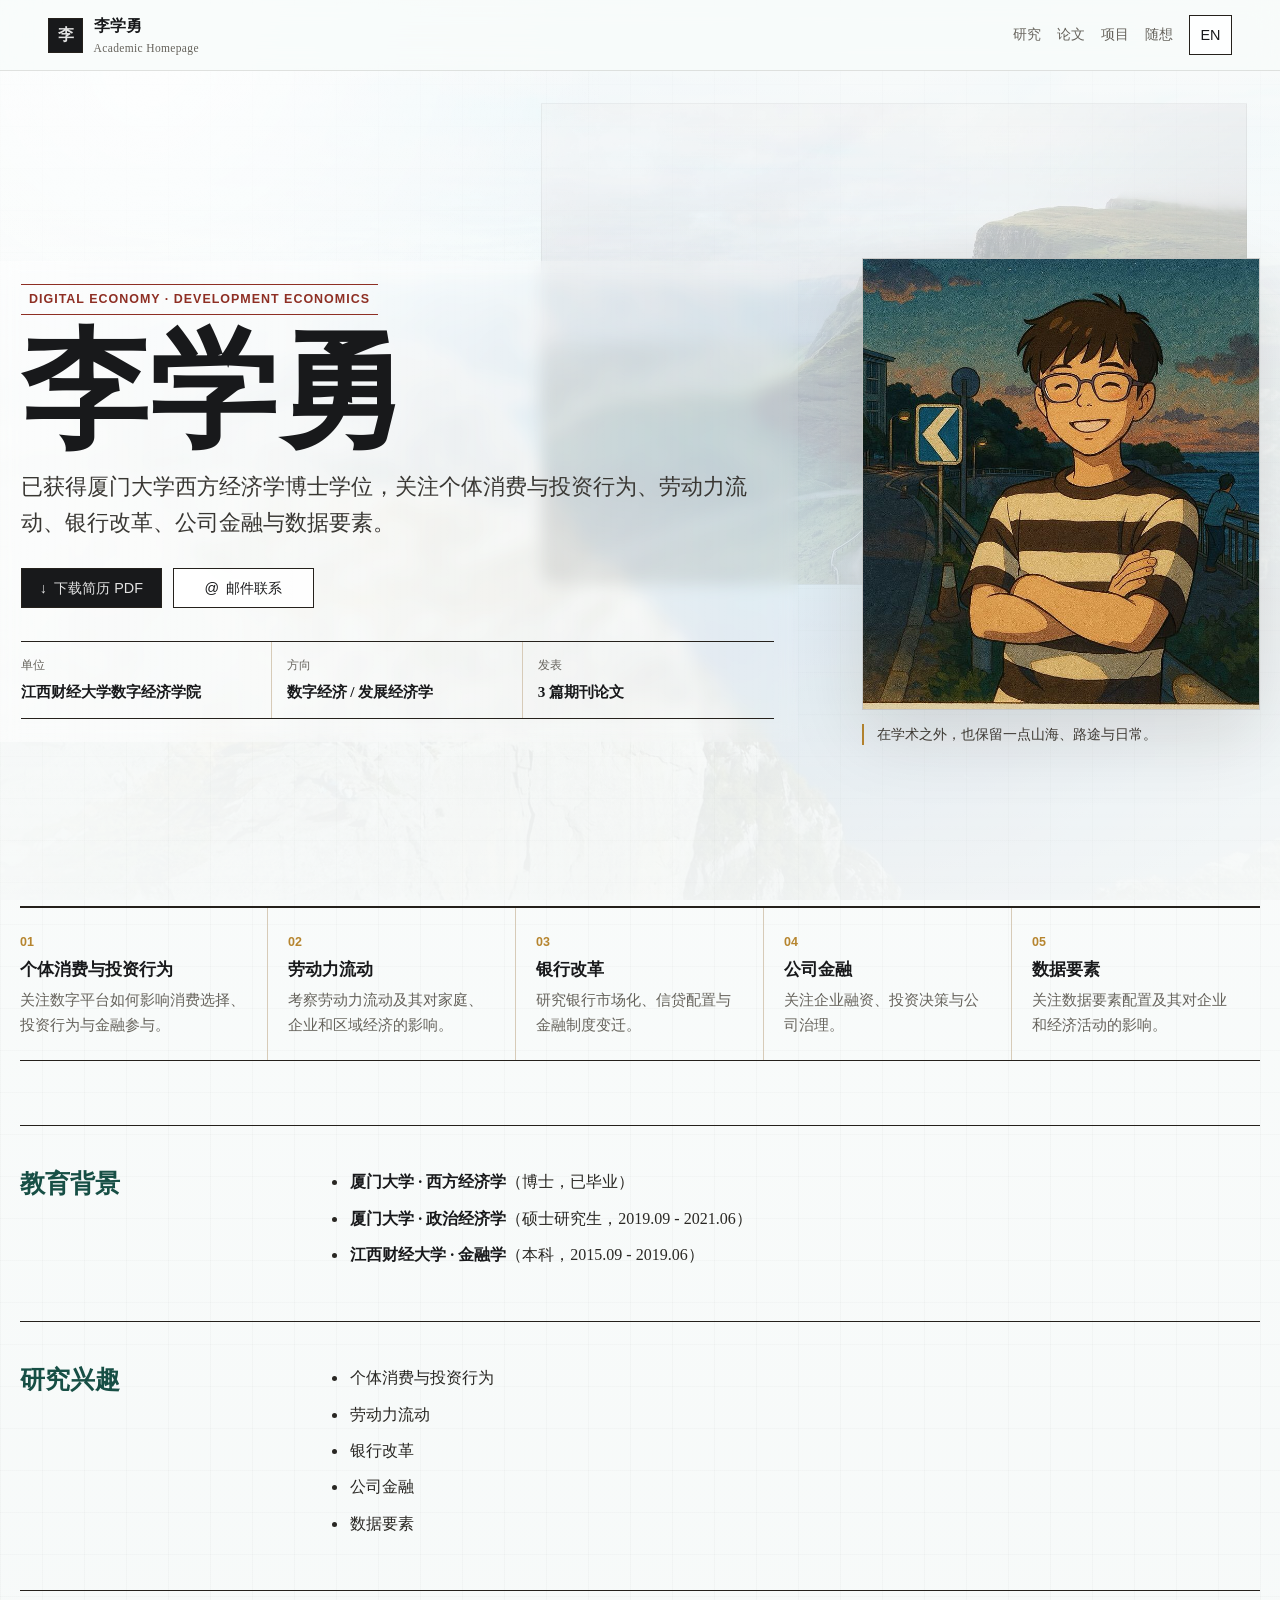
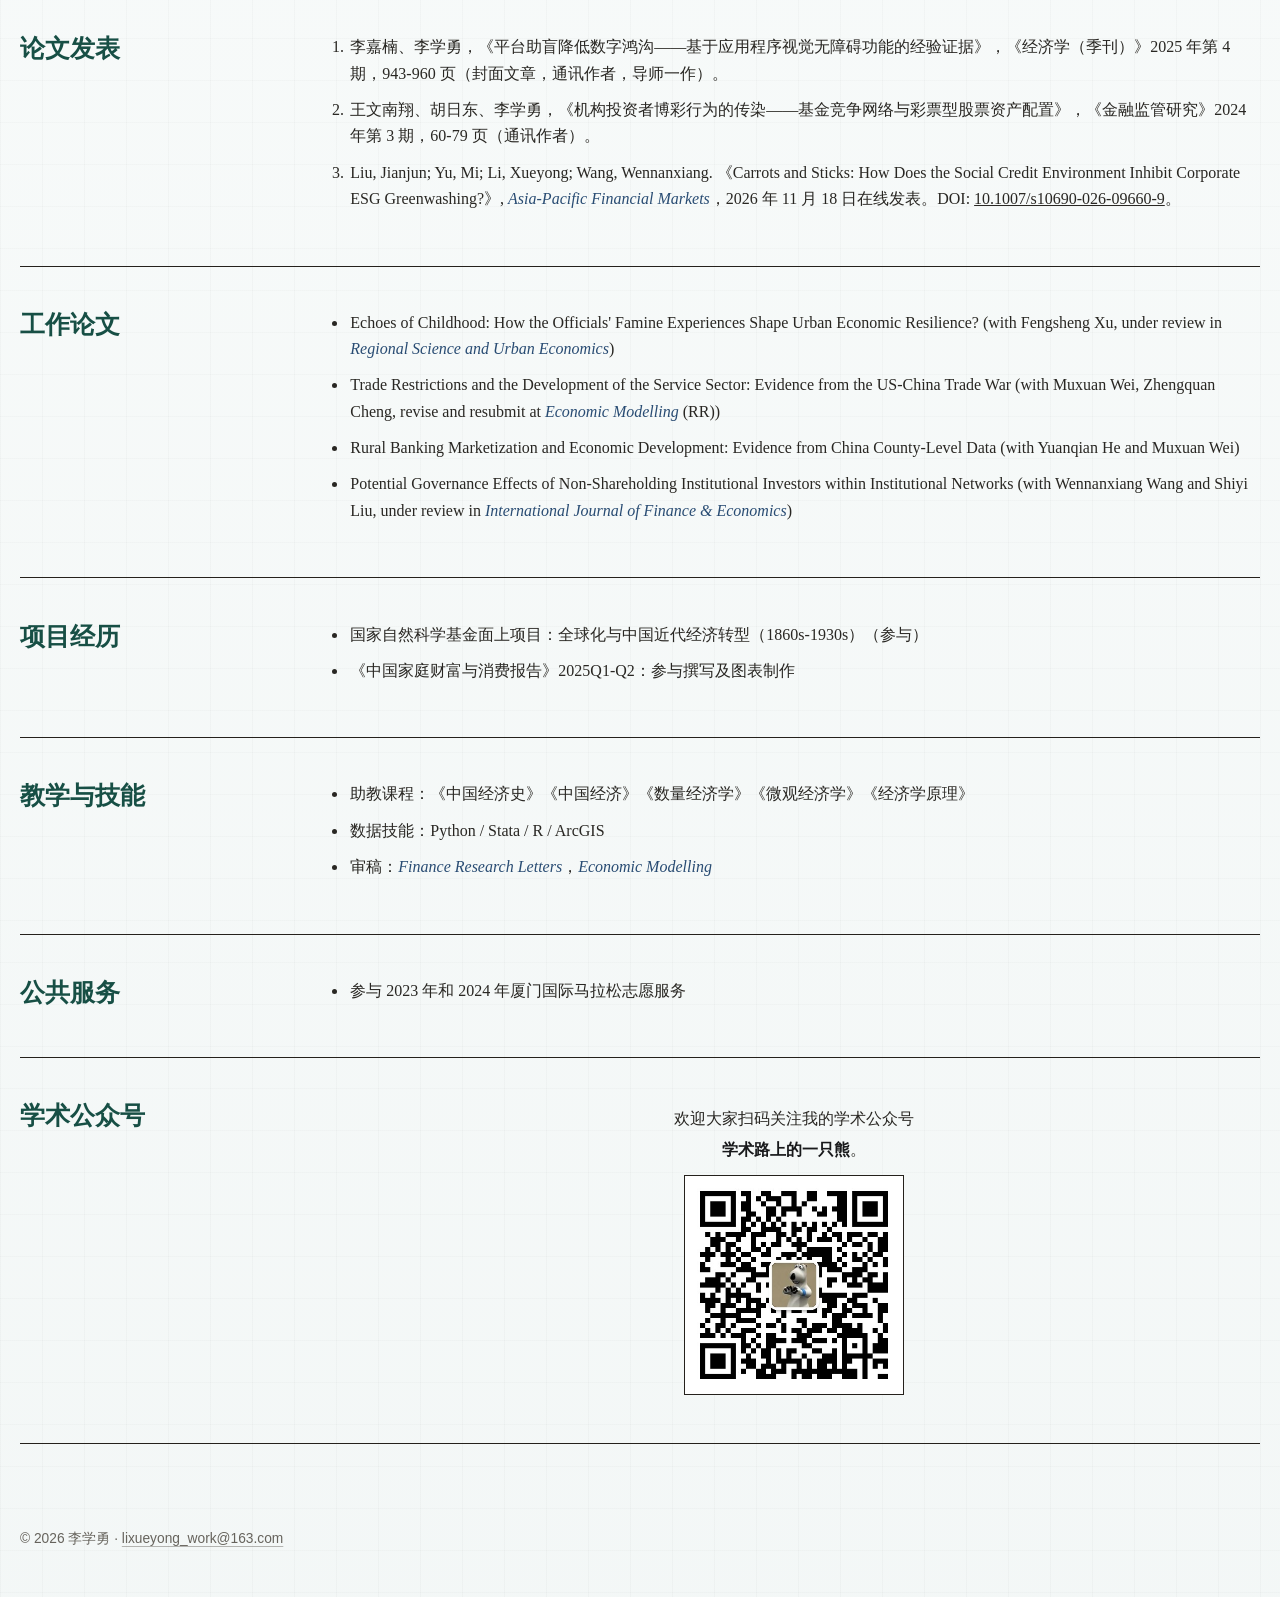
<file: index.html>
<!doctype html>
<html lang="zh-CN" data-lang="zh">
  <head>
    <meta charset="UTF-8" />
    <meta name="viewport" content="width=device-width, initial-scale=1.0" />
    <meta name="description" content="李学勇个人学术主页：个体消费与投资行为、劳动力流动、银行改革、公司金融、数据要素与发展经济学。" />
    <meta name="keywords" content="李学勇, 学术主页, 个体消费与投资行为, 劳动力流动, 银行改革, 公司金融, 数据要素, 江西财经大学, 数字经济学院, 个人简历" />
    <meta name="theme-color" content="#f7f2e8" />
    <title>李学勇 | Academic Homepage</title>
    <link rel="icon" href='data:image/svg+xml,%3Csvg xmlns="http://www.w3.org/2000/svg" viewBox="0 0 64 64"%3E%3Crect width="64" height="64" fill="%2318191b"/%3E%3Ctext x="32" y="43" text-anchor="middle" font-size="34" font-family="serif" fill="%23fffdf8"%3EL%3C/text%3E%3C/svg%3E' />
    <link rel="stylesheet" href="style.css" />
  </head>
  <body>
    <header class="site-header">
      <a class="brand" href="#top" aria-label="李学勇个人主页">
        <span class="brand-mark" aria-hidden="true">李</span>
        <span>
          <strong>李学勇</strong>
          <small>Academic Homepage</small>
        </span>
      </a>

      <nav class="top-nav" aria-label="页面导航">
        <a href="#research" class="t-zh">研究</a>
        <a href="#research" class="t-en">Research</a>
        <a href="#zh-papers" class="t-zh" data-anchor="papers">论文</a>
        <a href="#en-papers" class="t-en" data-anchor="papers">Papers</a>
        <a href="#zh-projects" class="t-zh" data-anchor="projects">项目</a>
        <a href="#en-projects" class="t-en" data-anchor="projects">Projects</a>
        <a href="travel.html" class="t-zh">随想</a>
        <a href="travel.html" class="t-en">Notes</a>
      </nav>

      <button id="lang-toggle" type="button" class="lang-toggle" aria-label="切换到英文">EN</button>
    </header>

    <main id="top">
      <section class="hero">
        <div class="hero-copy reveal">
          <p class="eyebrow">Digital Economy · Development Economics</p>
          <h1>
            <span class="t-zh">李学勇</span>
            <span class="t-en">Xueyong Li</span>
          </h1>
          <p class="lead t-zh">已获得厦门大学西方经济学博士学位，关注个体消费与投资行为、劳动力流动、银行改革、公司金融与数据要素。</p>
          <p class="lead t-en">Ph.D. in Western Economics from Xiamen University, studying individual consumption and investment, labor mobility, banking reform, corporate finance, and data elements.</p>

          <div class="hero-actions" aria-label="主要操作">
            <a class="button primary" href="李学勇的简历.pdf" target="_blank" rel="noopener">
              <span aria-hidden="true">↓</span>
              <span class="t-zh">下载简历 PDF</span>
              <span class="t-en">Download CV</span>
            </a>
            <a class="button" href="mailto:lixueyong_work@163.com">
              <span aria-hidden="true">@</span>
              <span class="t-zh">邮件联系</span>
              <span class="t-en">Email</span>
            </a>
          </div>

          <dl class="quick-facts" aria-label="个人概览">
            <div>
              <dt class="t-zh">单位</dt>
              <dt class="t-en">Affiliation</dt>
              <dd class="t-zh">江西财经大学数字经济学院</dd>
              <dd class="t-en">JXUFE · Digital Economy</dd>
            </div>
            <div>
              <dt class="t-zh">方向</dt>
              <dt class="t-en">Fields</dt>
              <dd class="t-zh">数字经济 / 发展经济学</dd>
              <dd class="t-en">Digital Economy / Development</dd>
            </div>
            <div>
              <dt class="t-zh">发表</dt>
              <dt class="t-en">Publications</dt>
              <dd class="t-zh">3 篇期刊论文</dd>
              <dd class="t-en">3 journal articles</dd>
            </div>
          </dl>
        </div>

        <figure class="hero-portrait reveal" style="--d: 0.08s">
          <img src="assets/photos/profile-illustration.jpg" alt="李学勇的插画风格头像" />
          <figcaption>
            <span class="t-zh">在学术之外，也保留一点山海、路途与日常。</span>
            <span class="t-en">Beyond research, a small space for landscapes, roads, and everyday notes.</span>
          </figcaption>
        </figure>
      </section>

      <section class="feature-strip reveal" style="--d: 0.12s" id="research">
        <article>
          <span>01</span>
          <h2 class="t-zh">个体消费与投资行为</h2>
          <h2 class="t-en">Individual Consumption & Investment</h2>
          <p class="t-zh">关注数字平台如何影响消费选择、投资行为与金融参与。</p>
          <p class="t-en">Studies how digital platforms shape consumption choices, investment behavior, and financial participation.</p>
        </article>
        <article>
          <span>02</span>
          <h2 class="t-zh">劳动力流动</h2>
          <h2 class="t-en">Labor Mobility</h2>
          <p class="t-zh">考察劳动力流动及其对家庭、企业和区域经济的影响。</p>
          <p class="t-en">Examines labor mobility and its effects on households, firms, and regional economies.</p>
        </article>
        <article>
          <span>03</span>
          <h2 class="t-zh">银行改革</h2>
          <h2 class="t-en">Banking Reform</h2>
          <p class="t-zh">研究银行市场化、信贷配置与金融制度变迁。</p>
          <p class="t-en">Studies banking marketization, credit allocation, and financial institutional change.</p>
        </article>
        <article>
          <span>04</span>
          <h2 class="t-zh">公司金融</h2>
          <h2 class="t-en">Corporate Finance</h2>
          <p class="t-zh">关注企业融资、投资决策与公司治理。</p>
          <p class="t-en">Studies corporate financing, investment decisions, and governance.</p>
        </article>
        <article>
          <span>05</span>
          <h2 class="t-zh">数据要素</h2>
          <h2 class="t-en">Data Elements</h2>
          <p class="t-zh">关注数据要素配置及其对企业和经济活动的影响。</p>
          <p class="t-en">Studies the allocation of data elements and their effects on firms and economic activity.</p>
        </article>
      </section>

      <section class="content-shell reveal" style="--d: 0.16s">
        <article id="content-zh" class="markdown t-zh" aria-live="polite"></article>
        <article id="content-en" class="markdown t-en" aria-live="polite"></article>
      </section>
    </main>

    <footer class="footer">
      <p>© <span id="year"></span> 李学勇 · <a href="mailto:lixueyong_work@163.com">lixueyong_work@163.com</a></p>
    </footer>

    <script src="script.js"></script>
  </body>
</html>
</file>
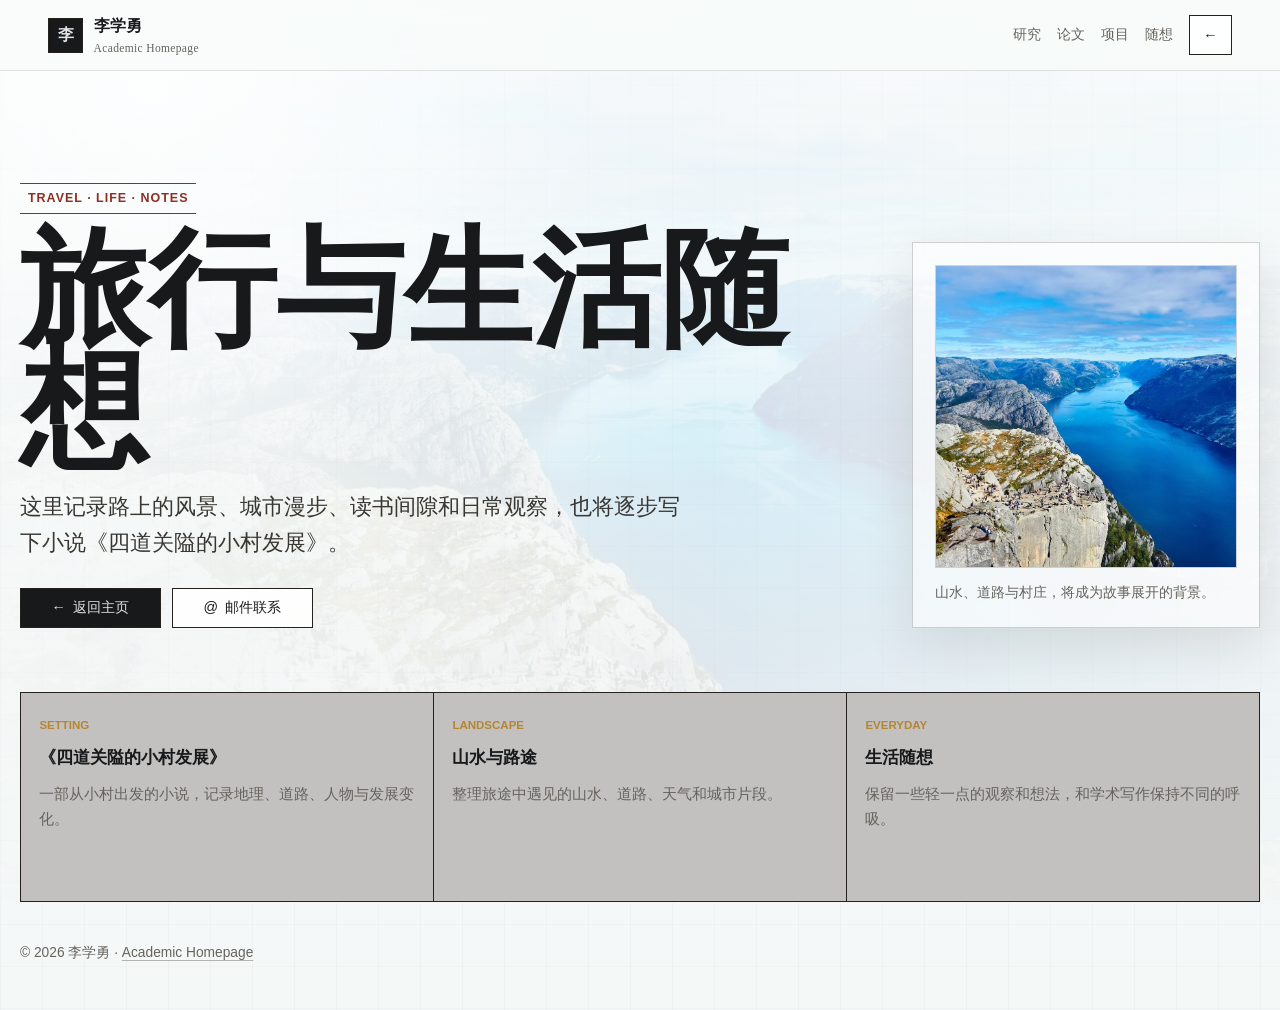
<file: travel.html>
<!doctype html>
<html lang="zh-CN">
  <head>
    <meta charset="UTF-8" />
    <meta name="viewport" content="width=device-width, initial-scale=1.0" />
    <meta name="description" content="李学勇的旅行与生活随想专栏，记录路途、山水、城市、日常片段，以及小说《四道关隘的小村发展》。" />
    <meta name="theme-color" content="#eef3f1" />
    <title>旅行与生活随想 | 李学勇</title>
    <link rel="icon" href='data:image/svg+xml,%3Csvg xmlns="http://www.w3.org/2000/svg" viewBox="0 0 64 64"%3E%3Crect width="64" height="64" fill="%2318191b"/%3E%3Ctext x="32" y="43" text-anchor="middle" font-size="34" font-family="serif" fill="%23fffdf8"%3EL%3C/text%3E%3C/svg%3E' />
    <link rel="stylesheet" href="style.css" />
  </head>
  <body class="travel-page">
    <header class="site-header">
      <a class="brand" href="index.html" aria-label="返回李学勇个人主页">
        <span class="brand-mark" aria-hidden="true">李</span>
        <span>
          <strong>李学勇</strong>
          <small>Academic Homepage</small>
        </span>
      </a>

      <nav class="top-nav" aria-label="页面导航">
        <a href="index.html#research">研究</a>
        <a href="index.html#zh-papers">论文</a>
        <a href="index.html#zh-projects">项目</a>
        <a href="travel.html">随想</a>
      </nav>

      <a class="lang-toggle" href="index.html" aria-label="返回主页">←</a>
    </header>

    <main>
      <section class="travel-hero reveal">
        <div>
          <p class="eyebrow">Travel · Life · Notes</p>
          <h1>旅行与生活随想</h1>
          <p class="lead">这里记录路上的风景、城市漫步、读书间隙和日常观察，也将逐步写下小说《四道关隘的小村发展》。</p>
          <div class="hero-actions" aria-label="页面操作">
            <a class="button primary" href="index.html">
              <span aria-hidden="true">←</span>
              <span>返回主页</span>
            </a>
            <a class="button" href="mailto:lixueyong_work@163.com">
              <span aria-hidden="true">@</span>
              <span>邮件联系</span>
            </a>
          </div>
        </div>

        <aside class="travel-card reveal" style="--d: 0.08s">
            <img src="assets/photos/mountain-river.jpg" alt="山水与村庄风景" />
          <p>山水、道路与村庄，将成为故事展开的背景。</p>
        </aside>
      </section>

      <section class="note-grid reveal" style="--d: 0.12s" aria-label="旅行与生活随想栏目">
        <article>
          <span>Setting</span>
          <h2>《四道关隘的小村发展》</h2>
          <p>一部从小村出发的小说，记录地理、道路、人物与发展变化。</p>
        </article>
        <article>
          <span>Landscape</span>
          <h2>山水与路途</h2>
          <p>整理旅途中遇见的山水、道路、天气和城市片段。</p>
        </article>
        <article>
          <span>Everyday</span>
          <h2>生活随想</h2>
          <p>保留一些轻一点的观察和想法，和学术写作保持不同的呼吸。</p>
        </article>
      </section>
    </main>

    <footer class="footer">
      <p>© 2026 李学勇 · <a href="index.html">Academic Homepage</a></p>
    </footer>
  </body>
</html>
</file>
<file: style.css>
:root {
  --bg: #eef3f1;
  --paper: rgba(255, 255, 255, 0.88);
  --ink: #18191b;
  --muted: #66635c;
  --line: #d7cbb8;
  --line-strong: #25211c;
  --green: #174f45;
  --red: #8e2f24;
  --gold: #b6852f;
  --blue: #294c73;
  --shadow: 0 24px 70px rgba(35, 28, 18, 0.13);
}

* {
  box-sizing: border-box;
}

html {
  scroll-behavior: smooth;
}

html,
body {
  margin: 0;
  min-height: 100%;
}

body {
  color: var(--ink);
  background:
    linear-gradient(90deg, rgba(24, 25, 27, 0.025) 1px, transparent 1px) 0 0 / 42px 42px,
    linear-gradient(180deg, rgba(24, 25, 27, 0.018) 1px, transparent 1px) 0 0 / 42px 42px,
    linear-gradient(180deg, rgba(248, 251, 250, 0.68), rgba(234, 241, 240, 0.56));
  font-family: "Iowan Old Style", "Songti SC", "Noto Serif CJK SC", "Source Han Serif SC", serif;
  line-height: 1.65;
}

body::before {
  content: "";
  position: fixed;
  inset: 0;
  pointer-events: none;
  background-image:
    radial-gradient(circle at 12% 8%, rgba(255, 255, 255, 0.72), transparent 32%),
    linear-gradient(rgba(255, 255, 255, 0.28), rgba(255, 255, 255, 0));
  z-index: -1;
}

body::after {
  content: "";
  position: fixed;
  inset: 0;
  pointer-events: none;
  background:
    linear-gradient(90deg, rgba(245, 249, 248, 0.92), rgba(245, 249, 248, 0.48) 58%, rgba(245, 249, 248, 0.84)),
    linear-gradient(180deg, rgba(245, 249, 248, 0.78), rgba(245, 249, 248, 0.2) 46%, rgba(245, 249, 248, 0.82)),
    url("assets/photos/mountain-river.jpg") center / cover no-repeat;
  opacity: 0.4;
  z-index: -2;
}

a {
  color: inherit;
}

.site-header {
  position: sticky;
  top: 0;
  z-index: 10;
  display: grid;
  grid-template-columns: minmax(0, 1fr) auto auto;
  align-items: center;
  gap: 1rem;
  padding: 0.8rem clamp(1rem, 4vw, 3rem);
  border-bottom: 1px solid rgba(37, 33, 28, 0.12);
  background: rgba(248, 251, 250, 0.78);
  backdrop-filter: blur(14px);
}

.brand {
  display: inline-flex;
  align-items: center;
  gap: 0.65rem;
  text-decoration: none;
  min-width: 0;
}

.brand-mark {
  display: grid;
  width: 2.2rem;
  aspect-ratio: 1;
  place-items: center;
  border: 1px solid var(--line-strong);
  background: var(--ink);
  color: var(--paper);
  font-weight: 800;
}

.brand strong,
.brand small {
  display: block;
}

.brand strong {
  font-size: 0.98rem;
}

.brand small {
  color: var(--muted);
  font-size: 0.72rem;
  letter-spacing: 0.03em;
}

.top-nav {
  display: flex;
  align-items: center;
  gap: 1rem;
  font-size: 0.9rem;
}

.top-nav a {
  color: var(--muted);
  text-decoration: none;
}

.top-nav a:hover {
  color: var(--red);
}

.lang-toggle,
.button {
  display: inline-flex;
  align-items: center;
  justify-content: center;
  gap: 0.45rem;
  min-height: 2.5rem;
  border: 1px solid var(--line-strong);
  background: var(--paper);
  color: var(--ink);
  font-family: "Avenir Next", "PingFang SC", sans-serif;
  font-size: 0.9rem;
  line-height: 1;
  text-decoration: none;
  cursor: pointer;
  transition: transform 160ms ease, box-shadow 160ms ease, background 160ms ease;
}

.lang-toggle {
  width: 2.7rem;
  padding: 0;
}

.button {
  padding: 0 1rem;
  min-width: 8.8rem;
}

.button.primary {
  background: var(--ink);
  color: var(--paper);
}

.button:hover,
.lang-toggle:hover {
  transform: translateY(-1px);
  box-shadow: 5px 5px 0 var(--gold);
}

main {
  width: min(1240px, calc(100vw - 2rem));
  margin: 0 auto;
}

.hero {
  position: relative;
  display: grid;
  grid-template-columns: minmax(0, 0.82fr) minmax(18rem, 0.42fr);
  gap: clamp(1rem, 5vw, 4.5rem);
  align-items: center;
  min-height: calc(100vh - 4.1rem);
  padding: clamp(3rem, 7vw, 5.8rem) 0 clamp(2rem, 5vw, 4rem);
}

.hero-copy {
  position: relative;
  grid-column: 1 / 2;
  padding: clamp(1rem, 2vw, 1.45rem);
  margin-left: clamp(-1.45rem, -2vw, -1rem);
  border-left: 1px solid rgba(37, 33, 28, 0.14);
  background: linear-gradient(90deg, rgba(255, 255, 255, 0.54), rgba(255, 255, 255, 0.08));
  backdrop-filter: blur(8px);
}

.hero-portrait {
  grid-column: 2 / 3;
  justify-self: stretch;
  align-self: center;
  width: 100%;
  margin: 0;
}

.hero-portrait img {
  display: block;
  width: 100%;
  aspect-ratio: 0.88;
  object-fit: cover;
  object-position: 52% 48%;
  border: 1px solid rgba(37, 33, 28, 0.22);
  background: rgba(255, 255, 255, 0.62);
  box-shadow: var(--shadow);
  filter: saturate(0.92) contrast(1.02);
}

.hero-portrait figcaption {
  margin-top: 0.85rem;
  padding-left: 0.85rem;
  border-left: 2px solid var(--gold);
  color: #3f3b35;
  font-family: "Avenir Next", "PingFang SC", sans-serif;
  font-size: 0.86rem;
  line-height: 1.55;
}

.hero::before {
  content: "";
  position: absolute;
  inset: clamp(1rem, 3vw, 2rem) auto auto 42%;
  width: min(44rem, 55vw);
  height: min(30rem, 46vw);
  border: 1px solid rgba(37, 33, 28, 0.18);
  background:
    linear-gradient(rgba(248, 251, 250, 0.06), rgba(248, 251, 250, 0.58)),
    url("assets/photos/lake-hills.jpg") center / cover no-repeat;
  opacity: 0.32;
  filter: saturate(0.82);
  z-index: -1;
}

.eyebrow {
  width: fit-content;
  margin: 0 0 1rem;
  padding: 0.25rem 0.5rem;
  border-top: 1px solid var(--red);
  border-bottom: 1px solid var(--red);
  color: var(--red);
  font-family: "Avenir Next", "PingFang SC", sans-serif;
  font-size: 0.78rem;
  font-weight: 700;
  letter-spacing: 0.08em;
  text-transform: uppercase;
}

h1 {
  margin: 0;
  font-size: clamp(3rem, 10vw, 8.2rem);
  line-height: 0.94;
  letter-spacing: 0;
}

.lead {
  max-width: 48rem;
  margin: 1.2rem 0 0;
  color: #393733;
  font-size: clamp(1.08rem, 1.7vw, 1.35rem);
}

.hero-actions {
  display: flex;
  flex-wrap: wrap;
  gap: 0.7rem;
  margin-top: 1.65rem;
}

.quick-facts {
  display: grid;
  grid-template-columns: repeat(3, minmax(0, 1fr));
  gap: 0;
  margin: 2.1rem 0 0;
  border-top: 1px solid var(--line-strong);
  border-bottom: 1px solid var(--line-strong);
}

.quick-facts div {
  padding: 0.85rem 0.9rem;
  border-right: 1px solid var(--line);
}

.quick-facts div:first-child {
  padding-left: 0;
}

.quick-facts div:last-child {
  border-right: 0;
}

.quick-facts dt,
.quick-facts dd {
  margin: 0;
}

.quick-facts dt {
  color: var(--muted);
  font-family: "Avenir Next", "PingFang SC", sans-serif;
  font-size: 0.74rem;
  text-transform: uppercase;
}

.quick-facts dd {
  margin-top: 0.22rem;
  font-size: 0.95rem;
  font-weight: 700;
}

.feature-strip {
  display: grid;
  grid-template-columns: repeat(5, minmax(0, 1fr));
  margin: 0 0 clamp(2.3rem, 5vw, 4rem);
  border-top: 2px solid var(--line-strong);
  border-bottom: 1px solid var(--line-strong);
}

.feature-strip article {
  padding: 1.25rem 1.25rem 1.4rem;
  border-right: 1px solid var(--line);
}

.feature-strip article:first-child {
  padding-left: 0;
}

.feature-strip article:last-child {
  border-right: 0;
}

.feature-strip span {
  color: var(--gold);
  font-family: "Avenir Next", "PingFang SC", sans-serif;
  font-size: 0.78rem;
  font-weight: 800;
}

.feature-strip h2 {
  margin: 0.35rem 0 0.45rem;
  font-size: 1.05rem;
  line-height: 1.25;
}

.feature-strip p {
  margin: 0;
  color: var(--muted);
  font-size: 0.94rem;
}

@media (max-width: 1100px) and (min-width: 861px) {
  .feature-strip {
    grid-template-columns: repeat(2, minmax(0, 1fr));
  }

  .feature-strip article:nth-child(2n) {
    border-right: 0;
  }

  .feature-strip article:nth-child(-n + 4) {
    border-bottom: 1px solid var(--line);
  }
}

.journal-link {
  display: grid;
  grid-template-columns: minmax(0, 1fr) auto;
  align-items: end;
  gap: 1.2rem;
  margin: 0 0 clamp(2.3rem, 5vw, 4rem);
  padding: clamp(1.2rem, 3vw, 1.8rem) 0;
  border-top: 1px solid var(--line-strong);
  border-bottom: 1px solid var(--line-strong);
}

.journal-kicker {
  color: var(--gold);
  font-family: "Avenir Next", "PingFang SC", sans-serif;
  font-size: 0.75rem;
  font-weight: 800;
  letter-spacing: 0.08em;
  text-transform: uppercase;
}

.journal-link h2 {
  margin: 0.25rem 0 0.4rem;
  color: var(--green);
  font-size: clamp(1.35rem, 3vw, 2.15rem);
  line-height: 1.12;
}

.journal-link p {
  max-width: 42rem;
  margin: 0;
  color: var(--muted);
}

.travel-page main {
  min-height: calc(100vh - 4.1rem);
}

.travel-hero {
  display: grid;
  grid-template-columns: minmax(0, 1fr) minmax(16rem, 0.42fr);
  gap: clamp(1rem, 5vw, 4rem);
  align-items: end;
  padding: clamp(4rem, 10vw, 7rem) 0 clamp(2rem, 6vw, 4rem);
}

.travel-hero h1 {
  max-width: 48rem;
}

.travel-hero .lead {
  max-width: 42rem;
}

.travel-card {
  padding: clamp(1rem, 3vw, 1.35rem);
  border: 1px solid rgba(37, 33, 28, 0.2);
  background: rgba(255, 255, 255, 0.58);
  backdrop-filter: blur(10px);
  box-shadow: 0 18px 48px rgba(35, 28, 18, 0.1);
}

.travel-card img {
  display: block;
  width: 100%;
  aspect-ratio: 1;
  object-fit: cover;
  border: 1px solid rgba(37, 33, 28, 0.18);
}

.travel-card p {
  margin: 0.85rem 0 0;
  color: var(--muted);
  font-family: "Avenir Next", "PingFang SC", sans-serif;
  font-size: 0.9rem;
}

.note-grid {
  display: grid;
  grid-template-columns: repeat(3, minmax(0, 1fr));
  gap: 1px;
  margin-bottom: clamp(3rem, 7vw, 5rem);
  border: 1px solid var(--line-strong);
  background: var(--line-strong);
}

.note-grid article {
  min-height: 13rem;
  padding: 1.15rem;
  background: rgba(255, 255, 255, 0.72);
}

.note-grid span {
  color: var(--gold);
  font-family: "Avenir Next", "PingFang SC", sans-serif;
  font-size: 0.72rem;
  font-weight: 800;
  text-transform: uppercase;
}

.note-grid h2 {
  margin: 0.4rem 0 0.55rem;
  font-size: 1.08rem;
}

.note-grid p {
  margin: 0;
  color: var(--muted);
  font-size: 0.95rem;
}

.content-shell {
  margin-bottom: 3rem;
}

.markdown {
  display: grid;
  gap: 0;
}

.markdown section {
  display: grid;
  grid-template-columns: minmax(8rem, 0.28fr) minmax(0, 1fr);
  gap: clamp(1rem, 4vw, 3rem);
  padding: clamp(1.5rem, 4vw, 2.7rem) 0;
  border-top: 1px solid var(--line-strong);
}

.markdown section:last-child {
  border-bottom: 1px solid var(--line-strong);
}

.markdown h2 {
  position: sticky;
  top: 5.2rem;
  align-self: start;
  margin: 0;
  color: var(--green);
  font-size: clamp(1.18rem, 2vw, 1.55rem);
  line-height: 1.2;
}

.markdown .section-body > *:first-child {
  margin-top: 0;
}

.markdown p,
.markdown li {
  color: #292723;
}

.markdown p {
  margin: 0.6rem 0 0.95rem;
}

.markdown ul,
.markdown ol {
  margin: 0;
  padding-left: 1.2rem;
}

.markdown li {
  margin-bottom: 0.62rem;
  padding-left: 0.15rem;
}

.markdown strong {
  color: var(--ink);
  font-weight: 800;
}

.markdown em {
  color: var(--blue);
  font-style: italic;
}

.qr-center {
  width: min(320px, 100%);
  margin: 0.2rem auto 0;
  text-align: center;
}

.qr-center img {
  display: block;
  width: min(220px, 70vw);
  height: auto;
  margin: 0.7rem auto 0;
  border: 1px solid var(--line-strong);
  background: #fff;
}

.qr-center p {
  margin: 0.3rem 0;
}

.footer {
  width: min(1240px, calc(100vw - 2rem));
  margin: 0 auto;
  padding: 1.4rem 0 2rem;
  color: var(--muted);
  font-family: "Avenir Next", "PingFang SC", sans-serif;
  font-size: 0.86rem;
}

.footer a {
  text-decoration-color: rgba(102, 99, 92, 0.45);
  text-underline-offset: 0.2rem;
}

.reveal {
  opacity: 0;
  transform: translateY(10px);
  animation: enter 520ms ease forwards;
  animation-delay: var(--d, 0s);
}

@keyframes enter {
  to {
    opacity: 1;
    transform: translateY(0);
  }
}

html[data-lang="zh"] .t-en {
  display: none;
}

html[data-lang="en"] .t-zh {
  display: none;
}

@media (max-width: 860px) {
  .site-header {
    grid-template-columns: minmax(0, 1fr) auto;
  }

  .top-nav {
    display: none;
  }

  .hero {
    grid-template-columns: 1fr;
    min-height: auto;
    padding-top: 3rem;
  }

  .hero-copy {
    margin-left: 0;
    padding: 0;
    border-left: 0;
    background: transparent;
    backdrop-filter: none;
  }

  .hero::before {
    inset: 6rem 0 auto auto;
    width: min(24rem, 80vw);
    height: 18rem;
  }

  .hero-portrait {
    grid-column: 1;
    width: min(26rem, 100%);
    justify-self: center;
  }

  .feature-strip,
  .markdown section,
  .journal-link,
  .travel-hero,
  .note-grid {
    grid-template-columns: 1fr;
  }

  .feature-strip article,
  .feature-strip article:first-child {
    padding: 1.05rem 0;
    border-right: 0;
    border-bottom: 1px solid var(--line);
  }

  .feature-strip article:last-child {
    border-bottom: 0;
  }

  .markdown h2 {
    position: static;
  }
}

@media (max-width: 580px) {
  main,
  .footer {
    width: min(100% - 1rem, 1240px);
  }

  .site-header {
    padding-inline: 0.7rem;
  }

  .brand small {
    display: none;
  }

  .quick-facts {
    grid-template-columns: 1fr;
  }

  .quick-facts div,
  .quick-facts div:first-child {
    padding: 0.75rem 0;
    border-right: 0;
    border-bottom: 1px solid var(--line);
  }

  .quick-facts div:last-child {
    border-bottom: 0;
  }

  .button {
    flex: 1 1 12rem;
  }
}

@media (prefers-reduced-motion: reduce) {
  html {
    scroll-behavior: auto;
  }

  .reveal {
    opacity: 1;
    transform: none;
    animation: none;
  }

  .button,
  .lang-toggle {
    transition: none;
  }
}
</file>
